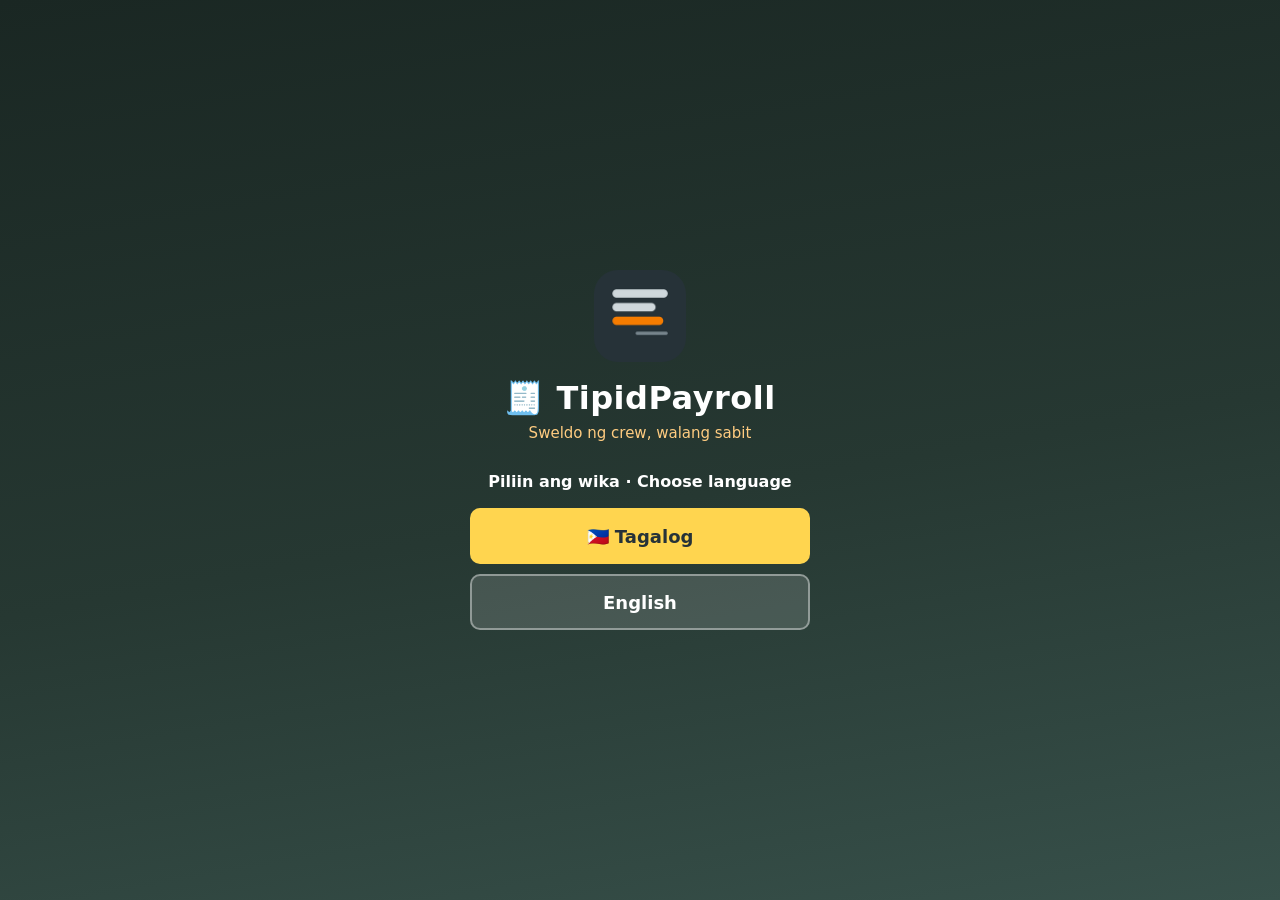
<file: index.html>
<!doctype html>
<html lang="tl">
  <head>
    <meta charset="UTF-8" />
    <link rel="icon" href="./icon-192.png" />
    <meta name="viewport" content="width=device-width, initial-scale=1.0, viewport-fit=cover" />
    <meta name="theme-color" content="#263238" />
    <meta name="description" content="TipidPayroll — sweldo ng crew, walang sabit: arawan, pakyaw, bale, OT at holiday (DOLE rates), lingguhang payroll sheet na may pirmahan. Offline, libre, gawa para sa PH." />
    <link rel="manifest" href="./manifest.webmanifest" />
    <title>TipidPayroll — Crew Payroll PH</title>
    <script type="module" crossorigin src="./assets/index-CU1gxr-y.js"></script>
    <link rel="stylesheet" crossorigin href="./assets/index-UWBeiHVH.css">
  </head>
  <body>
    <div id="root"></div>
  </body>
</html>
</file>
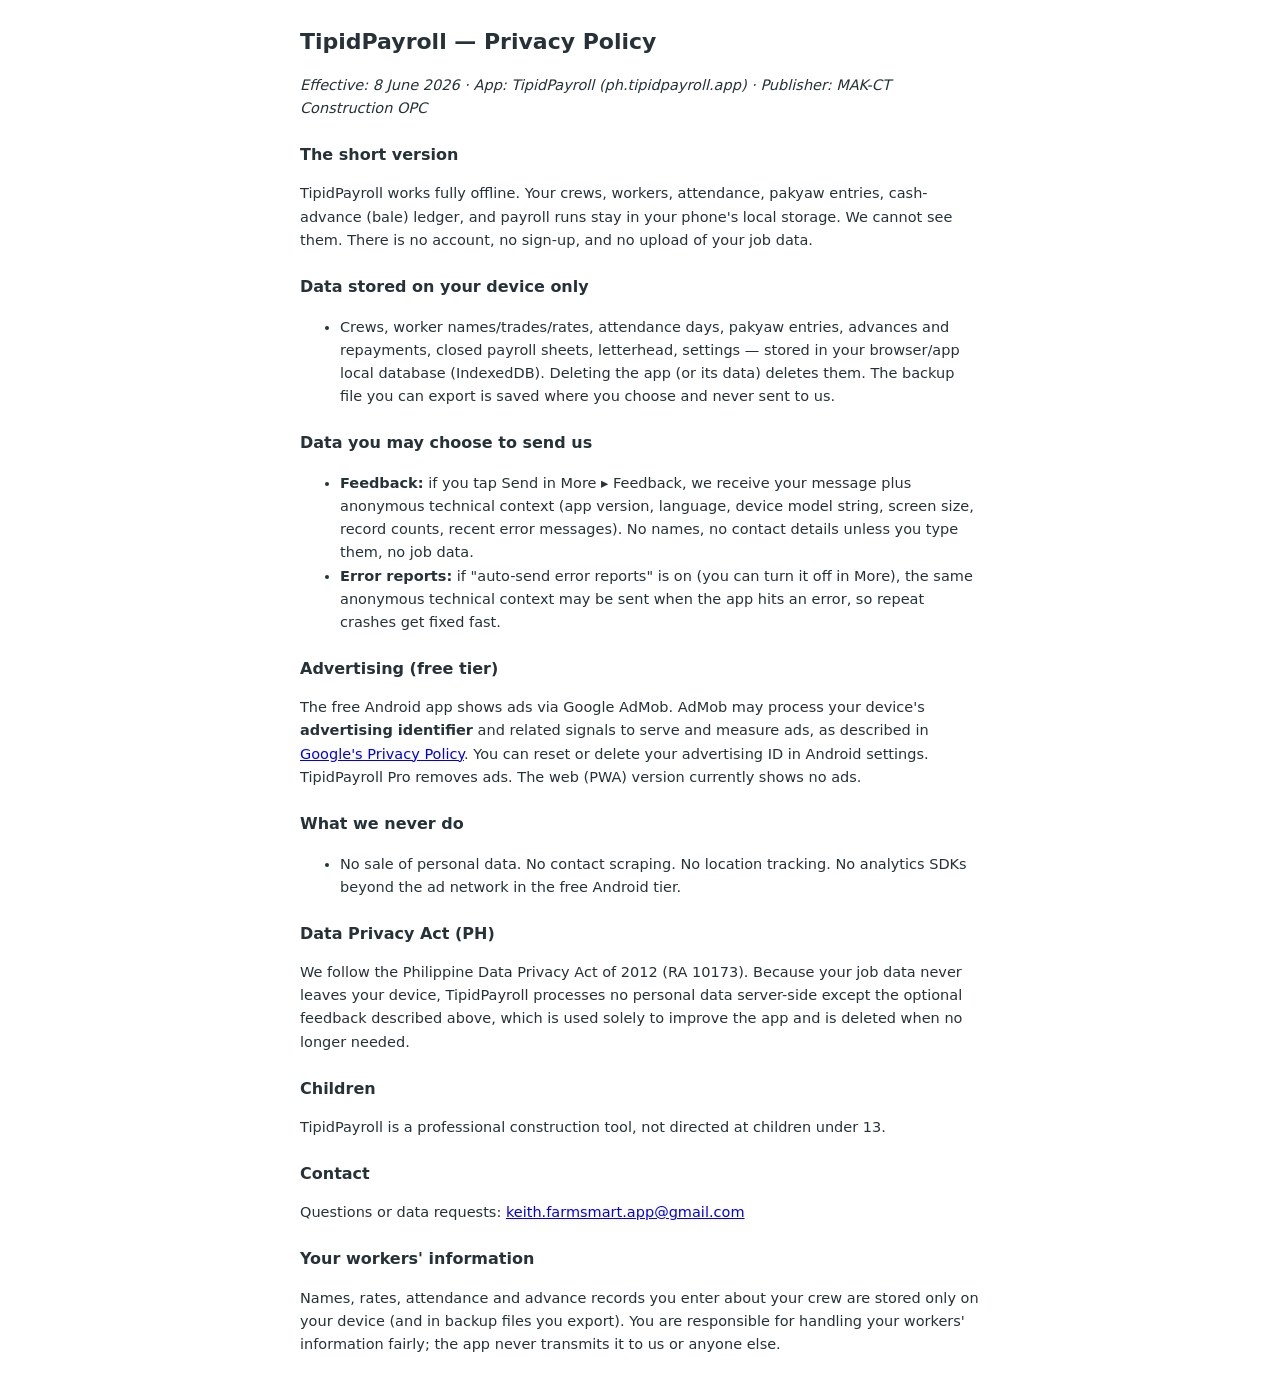
<file: privacy.html>
<!doctype html>
<html lang="en">
<head>
<meta charset="utf-8"><meta name="viewport" content="width=device-width, initial-scale=1">
<title>TipidPayroll — Privacy Policy</title>
<style>body{font-family:system-ui,sans-serif;max-width:680px;margin:24px auto;padding:0 16px;color:#263238;line-height:1.6}h1{font-size:22px}h2{font-size:16px;margin-top:22px}p,li{font-size:14.5px}</style>
</head>
<body>
<h1>TipidPayroll — Privacy Policy</h1>
<p><em>Effective: 8 June 2026 · App: TipidPayroll (ph.tipidpayroll.app) · Publisher: MAK-CT Construction OPC</em></p>

<h2>The short version</h2>
<p>TipidPayroll works fully offline. Your crews, workers, attendance, pakyaw entries, cash-advance (bale) ledger, and payroll runs stay in your phone's local storage. We cannot see them. There is no account, no sign-up, and no upload of your job data.</p>

<h2>Data stored on your device only</h2>
<ul>
<li>Crews, worker names/trades/rates, attendance days, pakyaw entries, advances and repayments, closed payroll sheets, letterhead, settings — stored in your browser/app local database (IndexedDB). Deleting the app (or its data) deletes them. The backup file you can export is saved where you choose and never sent to us.</li>
</ul>

<h2>Data you may choose to send us</h2>
<ul>
<li><strong>Feedback:</strong> if you tap Send in More ▸ Feedback, we receive your message plus anonymous technical context (app version, language, device model string, screen size, record counts, recent error messages). No names, no contact details unless you type them, no job data.</li>
<li><strong>Error reports:</strong> if "auto-send error reports" is on (you can turn it off in More), the same anonymous technical context may be sent when the app hits an error, so repeat crashes get fixed fast.</li>
</ul>

<h2>Advertising (free tier)</h2>
<p>The free Android app shows ads via Google AdMob. AdMob may process your device's <strong>advertising identifier</strong> and related signals to serve and measure ads, as described in <a href="https://policies.google.com/privacy">Google's Privacy Policy</a>. You can reset or delete your advertising ID in Android settings. TipidPayroll Pro removes ads. The web (PWA) version currently shows no ads.</p>

<h2>What we never do</h2>
<ul>
<li>No sale of personal data. No contact scraping. No location tracking. No analytics SDKs beyond the ad network in the free Android tier.</li>
</ul>

<h2>Data Privacy Act (PH)</h2>
<p>We follow the Philippine Data Privacy Act of 2012 (RA 10173). Because your job data never leaves your device, TipidPayroll processes no personal data server-side except the optional feedback described above, which is used solely to improve the app and is deleted when no longer needed.</p>

<h2>Children</h2>
<p>TipidPayroll is a professional construction tool, not directed at children under 13.</p>

<h2>Contact</h2>
<p>Questions or data requests: <a href="mailto:keith.farmsmart.app@gmail.com">keith.farmsmart.app@gmail.com</a></p>
<h2>Your workers' information</h2>
<p>Names, rates, attendance and advance records you enter about your crew are stored only on your device (and in backup files you export). You are responsible for handling your workers' information fairly; the app never transmits it to us or anyone else.</p>
</body>
</html>
</file>
<file: assets/index-UWBeiHVH.css>
:root{--ink-900: #263238;--ink-700: #37474f;--ink-100: #eceff1;--accent-700: #e65100;--accent-800: #bf360c;--accent-100: #fff3e0;--hivis: #ffd54f;--good: #2e7d32;--bad: #c62828;--bg: #f4f5f6;--card: #ffffff;--text: #263238;--muted: #546e7a;--radius: 14px;--shadow: 0 1px 6px rgba(0, 0, 0, .07)}*{box-sizing:border-box}html,body{margin:0;padding:0}body{font-family:system-ui,-apple-system,Segoe UI,Roboto,sans-serif;background:var(--bg);color:var(--text);font-size:17px;line-height:1.5;-webkit-tap-highlight-color:transparent}#root{min-height:100vh}input,select,textarea,button{font-size:16px;font-family:inherit}button{touch-action:manipulation;cursor:pointer;min-height:48px}button:focus-visible,input:focus-visible,select:focus-visible{outline:3px solid #1565c0;outline-offset:1px}.app-shell{max-width:560px;margin:0 auto;padding:0 12px;padding-top:calc(10px + env(safe-area-inset-top));padding-bottom:calc(76px + var(--ad-h, 0px) + env(safe-area-inset-bottom))}.app-header{display:flex;align-items:center;justify-content:space-between;padding:8px 2px 12px}.app-header h1{font-size:20px;margin:0;color:var(--ink-900);font-weight:800}.app-header .proj{font-size:12px;color:var(--muted);font-weight:700;max-width:40%;overflow:hidden;text-overflow:ellipsis;white-space:nowrap}.card{background:var(--card);border-radius:var(--radius);box-shadow:var(--shadow);padding:14px;margin-bottom:12px}.btn{border:none;border-radius:10px;padding:10px 18px;background:var(--accent-700);color:#fff;font-weight:700}.btn.secondary{background:var(--ink-100);color:var(--text)}.btn.danger{background:#ffebee;color:var(--bad)}.btn:disabled{opacity:.5}.field-row{margin-bottom:10px}.field-row label{display:block;font-size:14px;font-weight:800;color:var(--muted);margin-bottom:4px}.field-row input,.field-row select,.field-row textarea{width:100%;padding:10px;border:1px solid #cfd8dc;border-radius:10px;background:#fff}.bottom-nav{position:fixed;bottom:var(--ad-h, 0px);left:0;right:0;display:flex;justify-content:space-around;background:#fff;border-top:1px solid #e0e0e0;padding:6px 4px calc(6px + env(safe-area-inset-bottom));z-index:50}.bottom-nav button{flex:1;max-width:110px;min-height:56px;display:flex;flex-direction:column;align-items:center;gap:2px;background:none;border:none;color:#78909c;font-size:12px;font-weight:700;padding:5px 2px;border-radius:12px}.bottom-nav button.active{color:var(--accent-800);background:var(--accent-100)}.bottom-nav .icon{font-size:26px;line-height:1}.chip-row{display:flex;gap:6px;flex-wrap:wrap;margin-top:6px}.chip-row button{min-height:40px;padding:6px 14px;border-radius:20px;border:1.5px solid #cfd8dc;background:#fff;color:var(--ink-900);font-weight:700;font-size:14px}.chip-row button.on{background:var(--ink-900);color:#fff;border-color:var(--ink-900)}.empty-state{text-align:center;padding:28px 16px}.empty-state .big{font-size:52px;margin-bottom:8px}.empty-state .msg{color:var(--muted);font-size:15px;margin-bottom:14px}.badge{display:inline-block;border-radius:6px;padding:2px 8px;font-size:11px;font-weight:700}.badge.best{background:var(--good);color:#fff}.badge.pro{background:var(--hivis);color:var(--ink-900)}.badge.warn{background:var(--accent-100);color:var(--accent-800)}table.qty{width:100%;border-collapse:collapse;font-size:13px}table.qty th{text-align:left;padding:7px 6px;color:var(--ink-900);border-bottom:1px solid #cfd8dc;font-size:12px}table.qty td{padding:6px;border-bottom:1px solid #f0f2f3}table.qty tr:last-child td{border-bottom:none}table.qty tr.best-row{background:#e8f5e9}.mono{font-family:ui-monospace,Menlo,Consolas,monospace;font-size:12.5px}.bbs-grid input,.bbs-grid select{padding:8px 6px;border:1px solid #cfd8dc;border-radius:8px;background:#fff;width:100%;min-width:0;font-size:15px}.bbs-grid{display:grid;grid-template-columns:1.1fr .9fr 1.1fr .75fr 44px;gap:6px;align-items:center;margin-bottom:6px}.bbs-grid .del{min-height:40px;border:none;background:none;color:var(--bad);font-size:18px;font-weight:800}.bbs-head{font-size:11.5px;font-weight:800;color:var(--muted)}.result-stock{font-size:19px;font-weight:800;color:var(--ink-900)}.result-sub{font-size:13px;color:var(--muted)}.lock-note{font-size:13px;color:var(--muted);background:var(--ink-100);border-radius:10px;padding:10px}table.week-grid{border-collapse:collapse;width:100%;min-width:392px}table.week-grid th{font-size:11px;color:var(--muted);padding:4px 2px;text-align:center;cursor:pointer;user-select:none;-webkit-user-select:none;vertical-align:top}table.week-grid th .dnum{font-size:13px;font-weight:800;color:var(--ink-900)}table.week-grid th.today .dnum{color:var(--accent-700)}table.week-grid .tybadge{display:inline-block;margin-top:2px;font-size:9.5px;font-weight:800;border-radius:5px;padding:0 4px;background:var(--accent-100);color:var(--accent-800)}table.week-grid .ty-rest{background:var(--ink-100);color:var(--ink-700)}table.week-grid td.wname{font-size:12.5px;font-weight:700;max-width:86px;overflow:hidden;text-overflow:ellipsis;white-space:nowrap;padding:2px 4px 2px 0}table.week-grid td.cell{text-align:center;font-weight:800;font-size:14px;cursor:pointer;border:1px solid var(--ink-100);border-radius:8px;min-width:38px;height:40px;user-select:none;-webkit-user-select:none;position:relative;touch-action:manipulation}table.week-grid{border-spacing:3px;border-collapse:separate}table.week-grid td.cell.today{outline:2px solid var(--accent-700);outline-offset:-2px}table.week-grid td.cell-full{background:#e8f5e9;color:#1b5e20}table.week-grid td.cell-half{background:#fff8e1;color:#8d6e00}table.week-grid td.cell-paid{background:#e3f2fd;color:#0d47a1;font-size:11px}table.week-grid td.cell-absent{background:#fafafa;color:#b0bec5}table.week-grid td.cell .dot{position:absolute;top:-1px;right:3px;color:var(--accent-700);font-size:13px}table.pay-table{width:100%;border-collapse:collapse;font-size:12.5px;min-width:520px}table.pay-table th{text-align:right;padding:6px 5px;color:var(--ink-900);border-bottom:1px solid #cfd8dc;font-size:11px;white-space:nowrap}table.pay-table td{padding:6px 5px;border-bottom:1px solid #f0f2f3;text-align:right;font-variant-numeric:tabular-nums;white-space:nowrap}table.pay-table td.wname{text-align:left;font-weight:700;max-width:110px;overflow:hidden;text-overflow:ellipsis}table.pay-table tr:last-child td{border-bottom:none}
</file>
